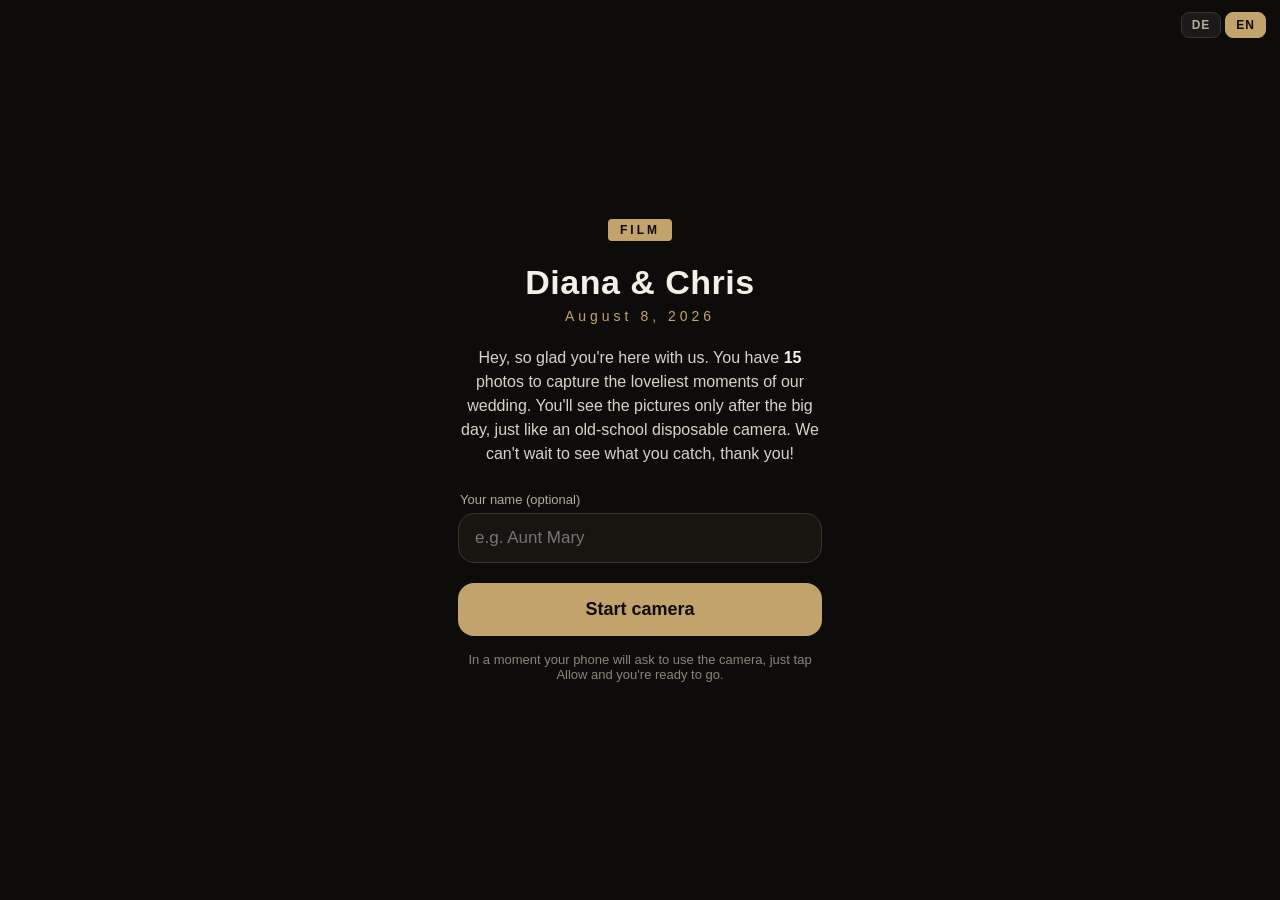
<file: index.html>
<!DOCTYPE html>
<html lang="de">
<head>
  <meta charset="UTF-8" />
  <meta name="viewport" content="width=device-width, initial-scale=1.0, maximum-scale=1.0, user-scalable=no, viewport-fit=cover" />
  <meta name="theme-color" content="#0e0c0a" />
  <meta name="apple-mobile-web-app-capable" content="yes" />
  <meta name="apple-mobile-web-app-status-bar-style" content="black-translucent" />
  <title>Diana & Chris, Hochzeitskamera</title>
  <link rel="stylesheet" href="styles.css" />
</head>
<body>

  <!-- ===== Startscreen ===== -->
  <section id="screen-welcome" class="screen visible">
    <div class="lang-toggle" id="lang-toggle">
      <button type="button" data-lang="de">DE</button>
      <button type="button" data-lang="en">EN</button>
    </div>
    <div class="welcome-inner">
      <div class="film-badge">FILM</div>
      <h1 id="couple-title">Diana &amp; Chris</h1>
      <p id="date-sub">08.08.2026</p>
      <p class="lede" id="welcome-lede">
        Hey, schön dass du dabei bist. Du hast <strong>15</strong> Fotos, um die
        schönsten Momente unserer Hochzeit festzuhalten. Die Bilder gibt es erst
        nach dem großen Tag, ganz wie früher bei der Einwegkamera. Wir freuen uns
        riesig auf das, was du einfängst, danke dir!
      </p>
      <label class="name-label" id="name-label" for="guest-name">Dein Name (optional)</label>
      <input id="guest-name" type="text" inputmode="text" autocomplete="name"
             placeholder="z.B. Tante Petra" maxlength="40" />
      <button id="btn-start" class="btn-primary">Kamera starten</button>
      <p id="welcome-error" class="hint error hidden"></p>
      <p class="hint" id="welcome-hint">Gleich fragt dein Handy nach der Kamera, ein Tipp auf Erlauben und es kann losgehen.</p>
    </div>
  </section>

  <!-- ===== Kamera ===== -->
  <section id="screen-camera" class="screen">
    <div class="cam-topbar">
      <span id="cam-couple" class="cam-couple">Diana &amp; Chris</span>
      <span id="cam-counter" class="cam-counter">Noch 15</span>
    </div>

    <video id="video" autoplay playsinline muted></video>
    <div id="flash" class="flash"></div>

    <div class="cam-controls">
      <button id="btn-flip" class="btn-round small" aria-label="Kamera wechseln">⟲</button>
      <button id="btn-shutter" class="btn-shutter" aria-label="Foto aufnehmen"></button>
      <div class="thumb-slot">
        <img id="last-thumb" alt="" />
        <span id="frames-left" class="frames-left"><b id="frames-left-num">15</b><i id="frames-left-label">übrig</i></span>
      </div>
    </div>

    <div id="upload-status" class="upload-status"></div>
  </section>

  <!-- ===== Film voll ===== -->
  <section id="screen-done" class="screen">
    <div class="welcome-inner">
      <div class="film-badge" id="done-badge">FILM VOLL</div>
      <h1 id="done-title">Danke!</h1>
      <p class="lede" id="done-lede">
        Das war's, deine <span>15</span> Aufnahmen sind im Kasten und
        bleiben bis nach der Feier ein Geheimnis. Danke, dass du unseren Tag durch
        deine Augen festgehalten hast, wir freuen uns riesig auf die Enthüllung.
      </p>
      <p class="hint" id="done-uploaded"></p>
    </div>
  </section>

  <canvas id="canvas" hidden></canvas>

  <!-- Fallback fuer Geraete ohne Kamera-Stream -->
  <input id="file-fallback" type="file" accept="image/*" capture="environment" hidden />

  <script src="config.js"></script>
  <script src="app.js"></script>
</body>
</html>
</file>
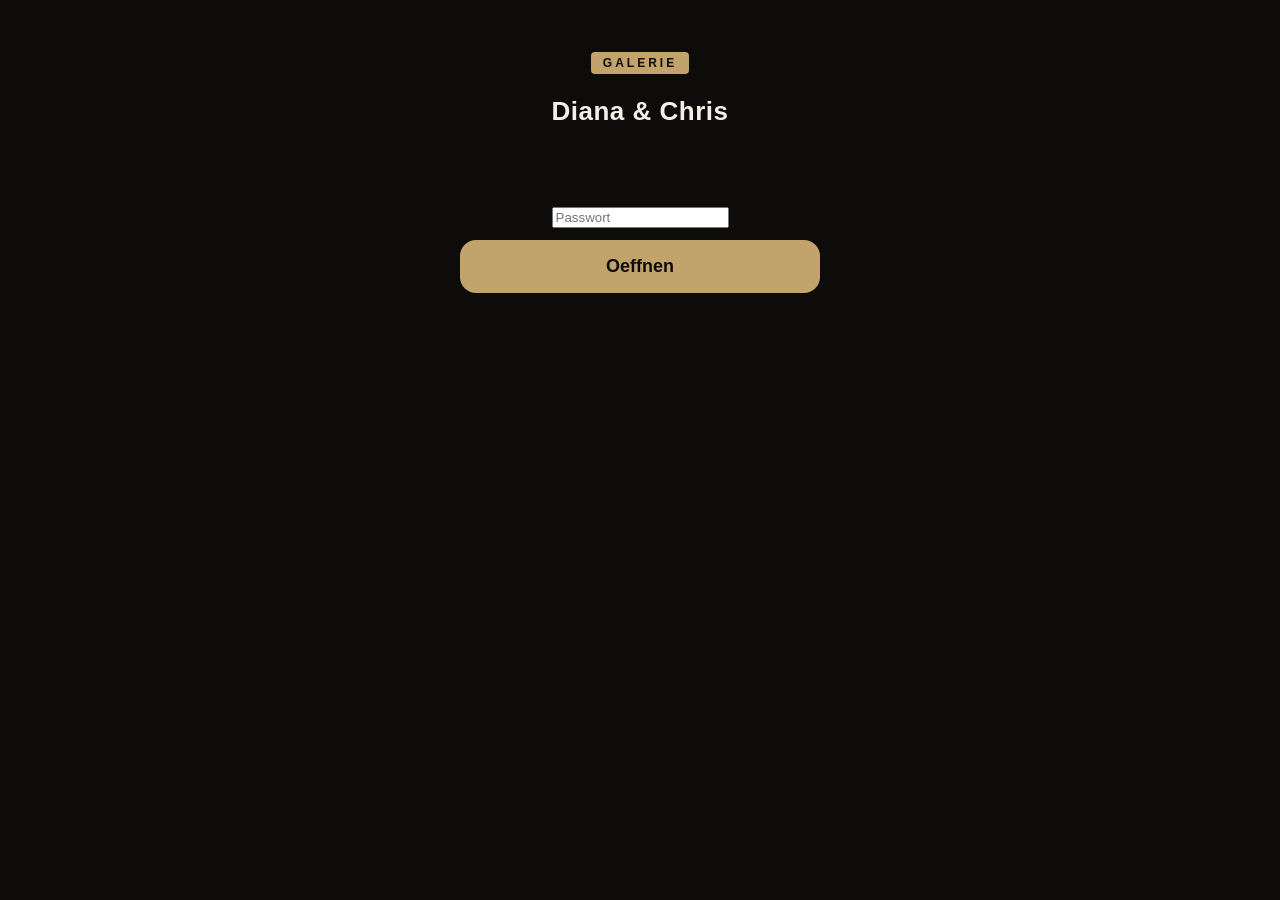
<file: gallery.html>
<!DOCTYPE html>
<html lang="de">
<head>
  <meta charset="UTF-8" />
  <meta name="viewport" content="width=device-width, initial-scale=1.0" />
  <title>Galerie, Diana & Chris</title>
  <link rel="stylesheet" href="styles.css" />
  <style>
    body { overflow: auto; }
    .gallery-wrap { max-width: 1100px; margin: 0 auto; padding: 24px 16px 64px; }
    .gallery-head { text-align: center; margin: 28px 0 24px; }
    .gallery-head h1 { font-size: 26px; }
    .gate { max-width: 360px; margin: 80px auto; text-align: center; }
    .grid {
      display: grid;
      grid-template-columns: repeat(auto-fill, minmax(150px, 1fr));
      gap: 8px;
    }
    .grid a { display: block; aspect-ratio: 1; border-radius: 8px; overflow: hidden; background: #1b1813; }
    .grid img { width: 100%; height: 100%; object-fit: cover; }
    .bar { display: flex; gap: 10px; justify-content: center; flex-wrap: wrap; margin-bottom: 20px; }
    .bar button {
      background: #181511; color: var(--paper); border: 1px solid #3a342c;
      padding: 10px 16px; border-radius: 10px; cursor: pointer; font-size: 14px;
    }
    .meta { text-align: center; color: #8c8479; font-size: 13px; margin-top: 16px; }
  </style>
</head>
<body>
  <div class="gallery-wrap">
    <div class="gallery-head">
      <div class="film-badge">GALERIE</div>
      <h1 id="g-title">Diana &amp; Chris</h1>
    </div>

    <div id="gate" class="gate hidden">
      <input id="gate-pass" type="password" placeholder="Passwort" />
      <button id="gate-btn" class="btn-primary" style="margin-top:12px;">Oeffnen</button>
      <p id="gate-err" class="hint error hidden">Falsches Passwort.</p>
    </div>

    <div id="content" class="hidden">
      <div class="bar">
        <button id="btn-refresh">Aktualisieren</button>
        <span class="meta" id="count"></span>
      </div>
      <div id="grid" class="grid"></div>
      <p id="empty" class="meta hidden">Noch keine Fotos.</p>
    </div>
  </div>

  <script src="config.js"></script>
  <script src="gallery.js"></script>
</body>
</html>
</file>
<file: styles.css>
:root {
  --bg: #0e0c0a;
  --paper: #f4efe7;
  --ink: #1a1714;
  --accent: #c2a36b;
  --danger: #d8694a;
  --radius: 16px;
}

* { box-sizing: border-box; -webkit-tap-highlight-color: transparent; }

html, body {
  margin: 0;
  height: 100%;
  background: var(--bg);
  color: var(--paper);
  font-family: -apple-system, BlinkMacSystemFont, "Segoe UI", Roboto, Helvetica, Arial, sans-serif;
  overscroll-behavior: none;
}

body { overflow: hidden; }

/* ===== Screens ===== */
.screen {
  position: fixed;
  inset: 0;
  display: none;
  flex-direction: column;
  align-items: center;
  justify-content: center;
}
.screen.visible { display: flex; }

/* ===== Welcome / Done ===== */
.welcome-inner {
  width: 100%;
  max-width: 420px;
  padding: 32px 28px calc(32px + env(safe-area-inset-bottom));
  text-align: center;
}

.film-badge {
  display: inline-block;
  font-size: 12px;
  letter-spacing: 3px;
  font-weight: 700;
  color: var(--bg);
  background: var(--accent);
  padding: 4px 12px;
  border-radius: 4px;
  margin-bottom: 22px;
}

h1 {
  font-size: 34px;
  margin: 0 0 6px;
  font-weight: 600;
  letter-spacing: 0.5px;
}

#date-sub, .cam-couple {
  color: var(--accent);
  letter-spacing: 4px;
  font-size: 14px;
  margin: 0 0 22px;
}

.lede { font-size: 16px; line-height: 1.5; color: #d9d2c6; margin: 0 0 26px; }
.lede strong { color: var(--paper); }

.name-label {
  display: block;
  text-align: left;
  font-size: 13px;
  color: #b3aa9b;
  margin: 0 0 6px 2px;
}

#guest-name {
  width: 100%;
  padding: 14px 16px;
  font-size: 17px;
  border: 1px solid #3a342c;
  background: #181511;
  color: var(--paper);
  border-radius: var(--radius);
  margin-bottom: 20px;
  outline: none;
}
#guest-name:focus { border-color: var(--accent); }

.btn-primary {
  width: 100%;
  padding: 16px;
  font-size: 18px;
  font-weight: 600;
  color: var(--bg);
  background: var(--accent);
  border: none;
  border-radius: var(--radius);
  cursor: pointer;
}
.btn-primary:active { transform: scale(0.98); }

.hint { font-size: 13px; color: #8c8479; margin: 16px 0 0; }
.hint.error { color: var(--danger); }
.hidden { display: none; }

/* ===== Sprach-Umschalter ===== */
.lang-toggle {
  position: absolute;
  top: calc(12px + env(safe-area-inset-top));
  right: 14px;
  display: flex;
  gap: 4px;
  z-index: 5;
}
.lang-toggle button {
  background: rgba(255,255,255,0.06);
  color: #b3aa9b;
  border: 1px solid #3a342c;
  border-radius: 8px;
  padding: 5px 10px;
  font-size: 12px;
  font-weight: 700;
  letter-spacing: 1px;
  cursor: pointer;
}
.lang-toggle button.active {
  background: var(--accent);
  color: var(--bg);
  border-color: var(--accent);
}

/* ===== Camera ===== */
#screen-camera { background: #000; }

#video {
  position: absolute;
  inset: 0;
  width: 100%;
  height: 100%;
  object-fit: cover;
}

.cam-topbar {
  position: absolute;
  top: 0; left: 0; right: 0;
  z-index: 3;
  display: flex;
  justify-content: space-between;
  align-items: center;
  padding: calc(14px + env(safe-area-inset-top)) 20px 14px;
  background: linear-gradient(180deg, rgba(0,0,0,0.55), rgba(0,0,0,0));
}
.cam-couple { margin: 0; font-size: 13px; }
.cam-counter {
  font-variant-numeric: tabular-nums;
  font-weight: 700;
  font-size: 16px;
  background: rgba(0,0,0,0.45);
  padding: 5px 12px;
  border-radius: 20px;
}

.flash {
  position: absolute;
  inset: 0;
  background: #fff;
  opacity: 0;
  pointer-events: none;
  z-index: 4;
}
.flash.fire { animation: flash 0.32s ease-out; }
@keyframes flash {
  0% { opacity: 0.9; }
  100% { opacity: 0; }
}

.cam-controls {
  position: absolute;
  left: 0; right: 0;
  bottom: calc(28px + env(safe-area-inset-bottom));
  z-index: 3;
  display: grid;
  grid-template-columns: 1fr auto 1fr;
  align-items: center;
  padding: 0 32px;
}

.btn-shutter {
  justify-self: center;
  width: 78px;
  height: 78px;
  border-radius: 50%;
  background: #fff;
  border: 5px solid rgba(255,255,255,0.45);
  box-shadow: 0 0 0 2px rgba(0,0,0,0.25);
  cursor: pointer;
}
.btn-shutter:active { transform: scale(0.92); }
.btn-shutter:disabled { opacity: 0.4; }

.btn-round {
  width: 52px;
  height: 52px;
  border-radius: 50%;
  border: none;
  background: rgba(0,0,0,0.45);
  color: #fff;
  font-size: 24px;
  cursor: pointer;
}
.btn-round.small { justify-self: start; }

.thumb-slot {
  position: relative;
  justify-self: end;
  width: 56px;
  height: 56px;
  border-radius: 50%;
  overflow: hidden;
  border: 2px solid rgba(255,255,255,0.55);
  background: rgba(0,0,0,0.45);
}
.thumb-slot img { width: 100%; height: 100%; object-fit: cover; display: none; }
.thumb-slot img.show { display: block; }

.frames-left {
  position: absolute;
  inset: 0;
  display: flex;
  flex-direction: column;
  align-items: center;
  justify-content: center;
  line-height: 1;
  text-shadow: 0 1px 4px rgba(0,0,0,0.8);
}
.frames-left b { font-size: 22px; font-weight: 700; font-variant-numeric: tabular-nums; }
.frames-left i {
  font-size: 8px;
  font-style: normal;
  letter-spacing: 1px;
  text-transform: uppercase;
  color: #e7e0d4;
  margin-top: 1px;
}

.upload-status {
  position: absolute;
  bottom: calc(118px + env(safe-area-inset-bottom));
  left: 0; right: 0;
  z-index: 3;
  text-align: center;
  font-size: 13px;
  color: #e7e0d4;
  min-height: 18px;
  text-shadow: 0 1px 4px rgba(0,0,0,0.8);
}
.upload-status .err { color: var(--danger); }
</file>
